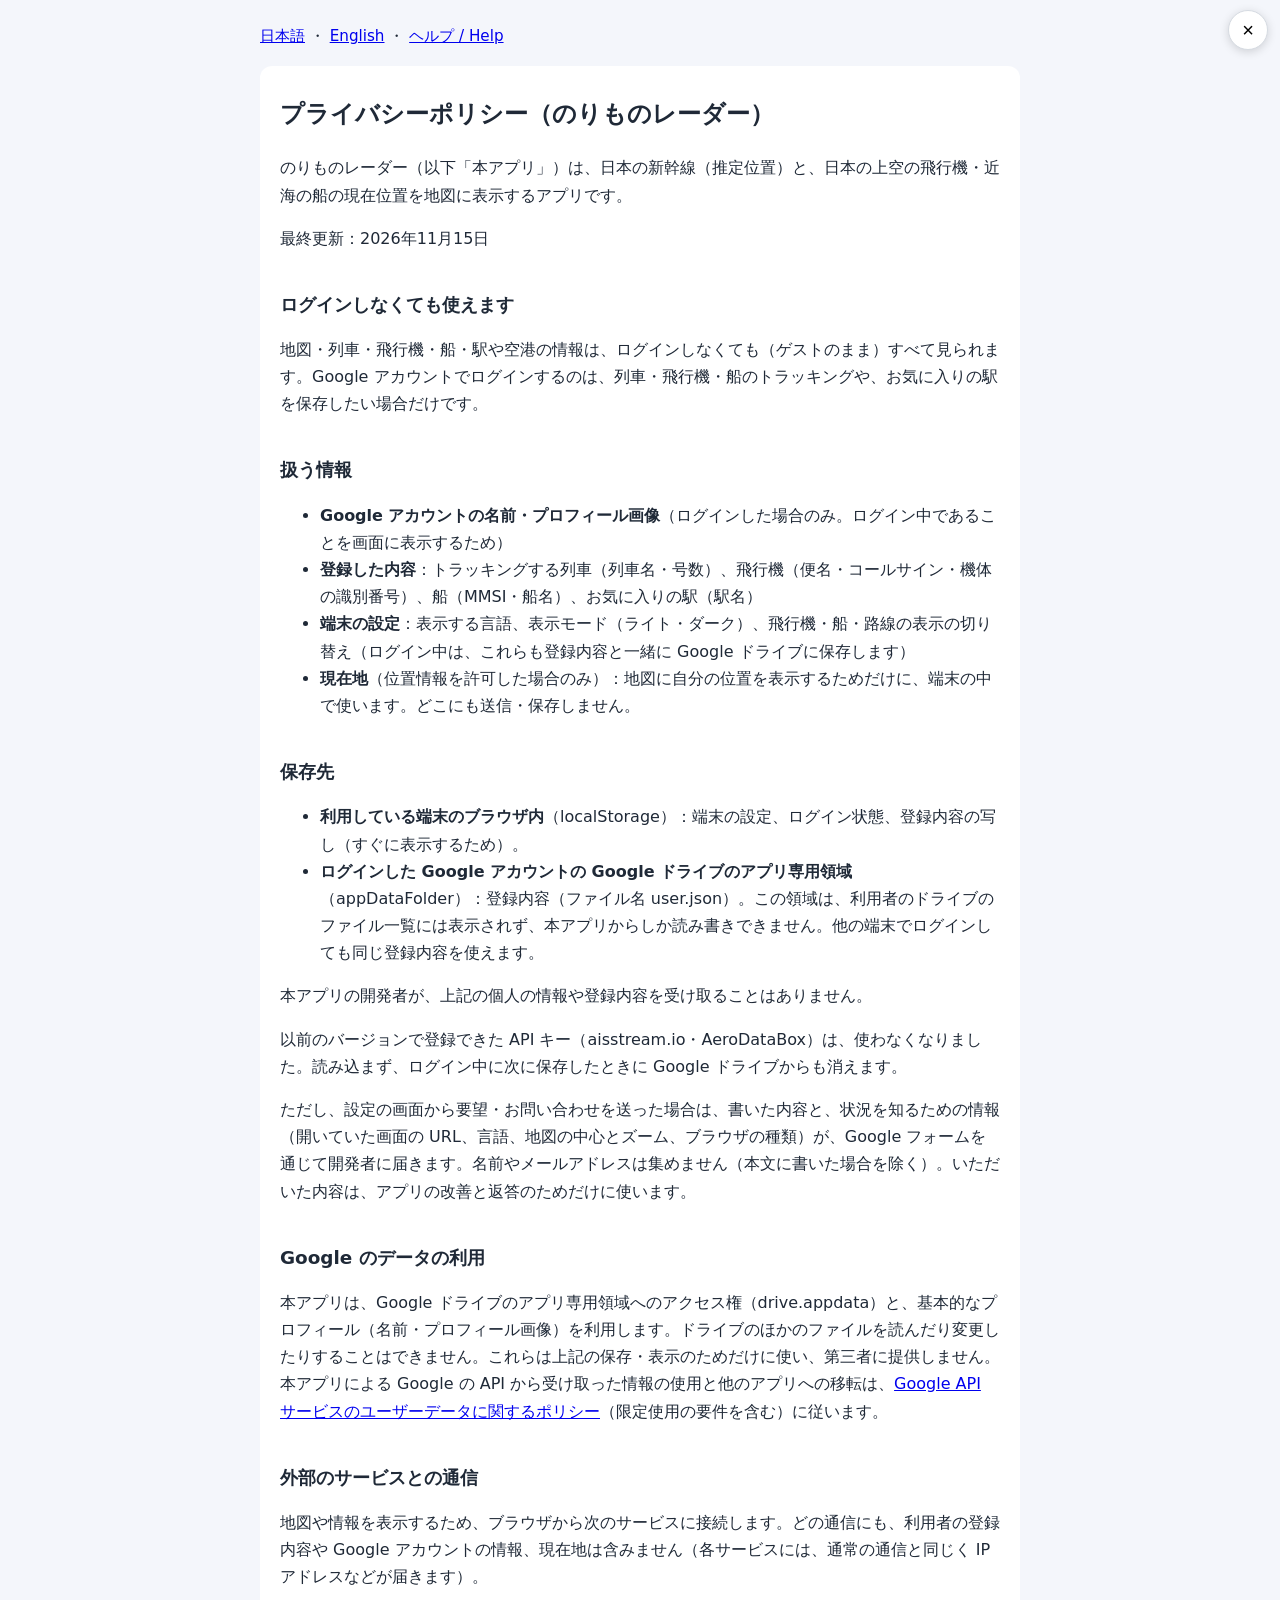
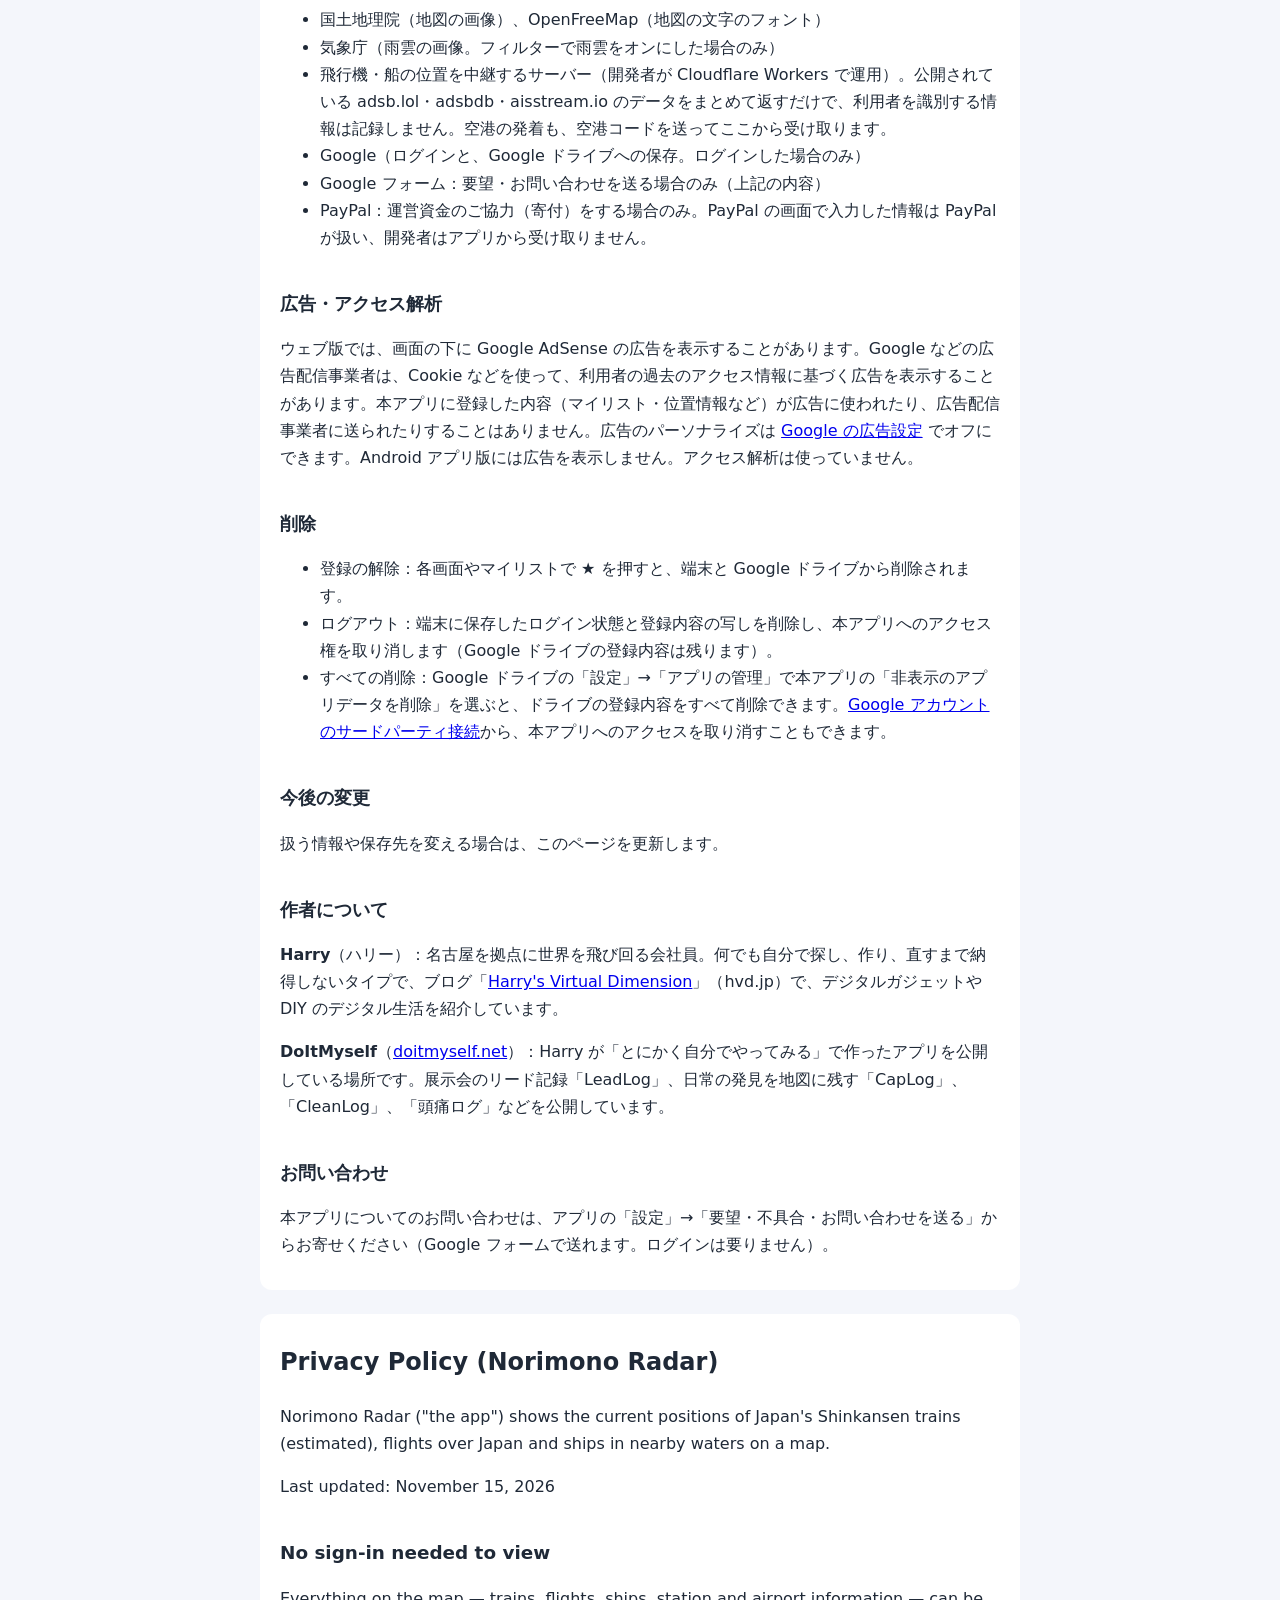
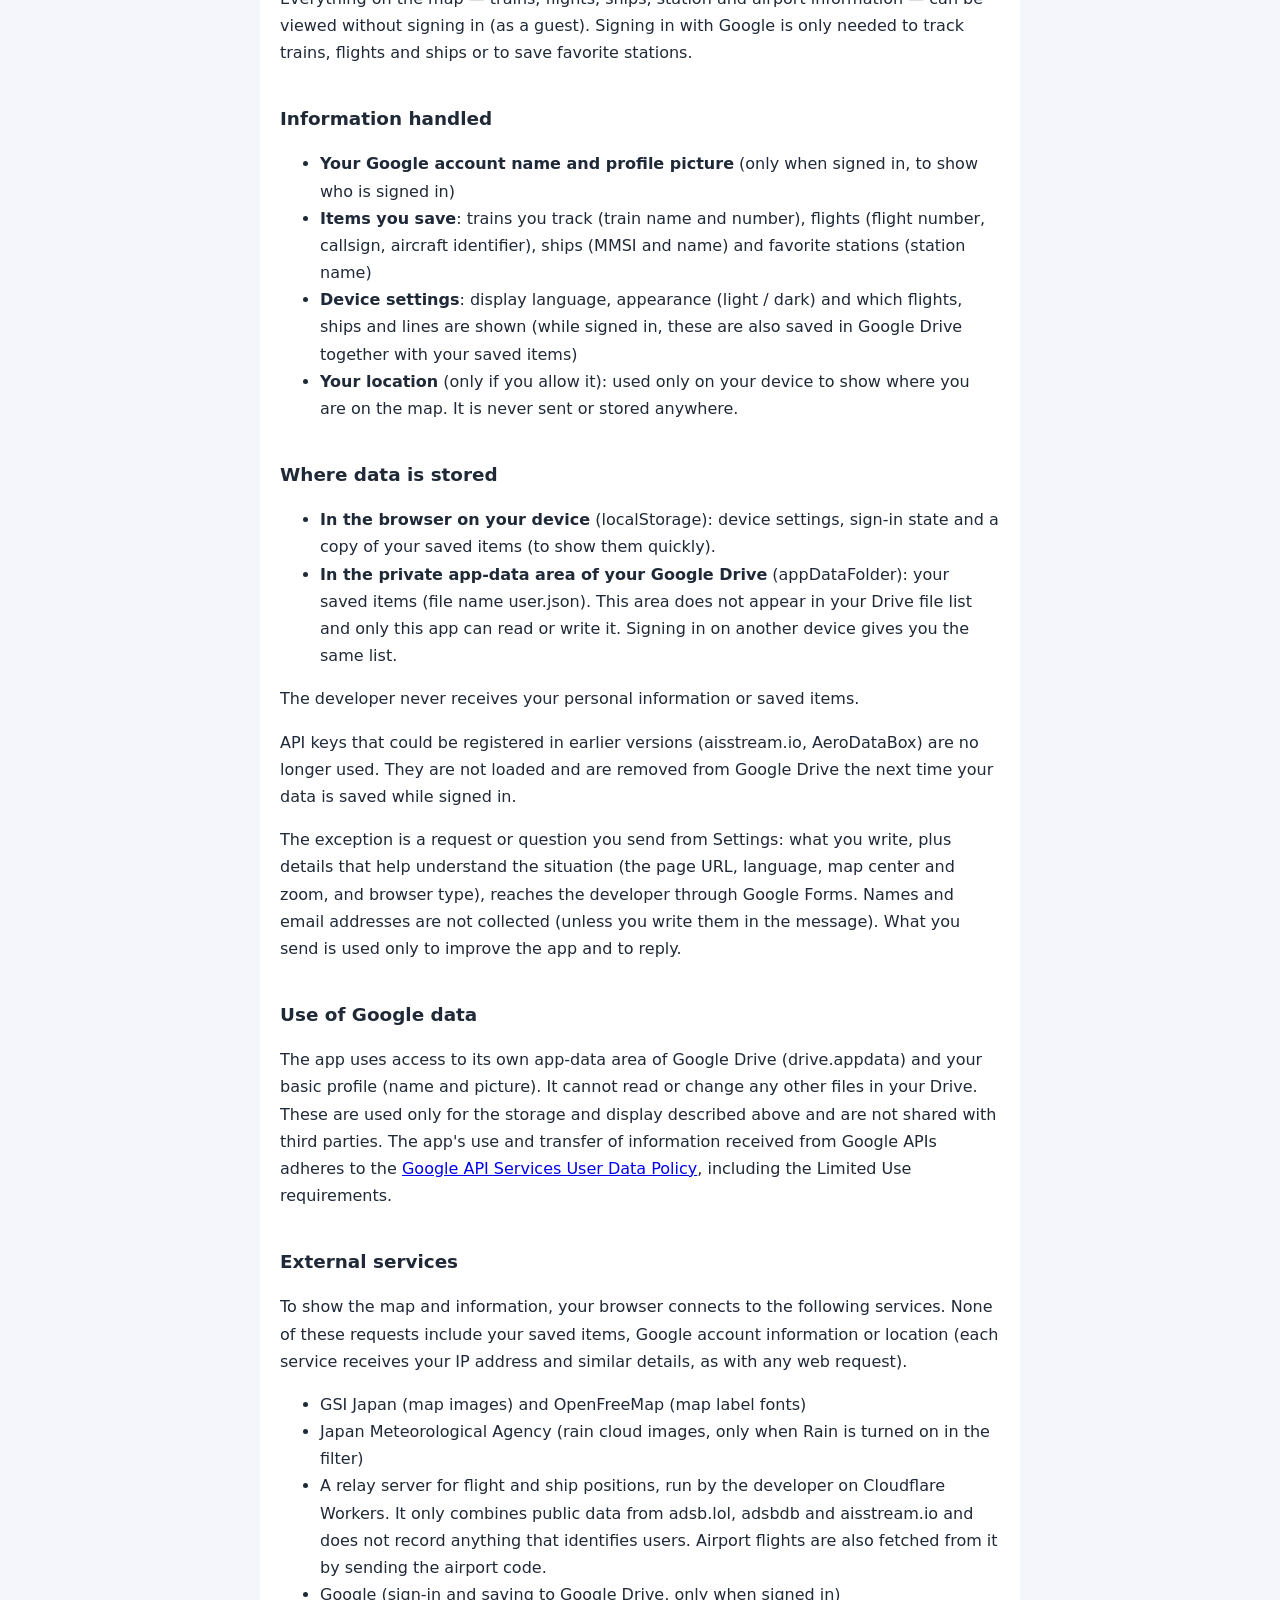
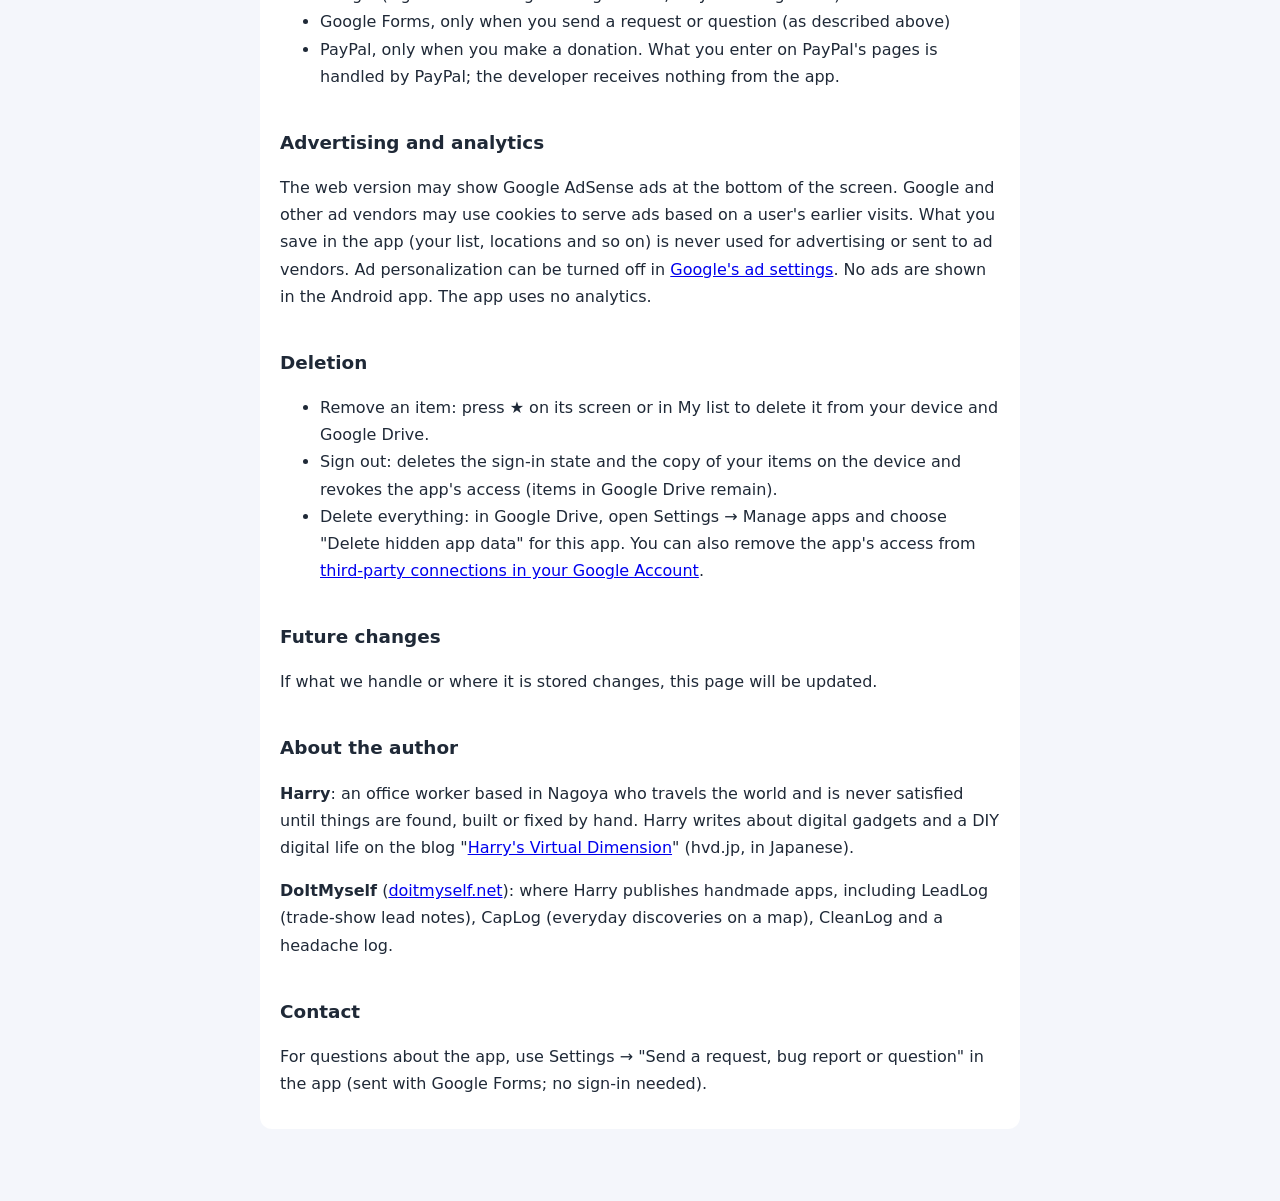
<file: public/privacy.html>
<!doctype html>
<html lang="ja">
  <head>
    <meta charset="UTF-8" />
    <link rel="icon" type="image/png" sizes="32x32" href="/icon-32.png" />
    <link rel="icon" type="image/png" sizes="48x48" href="/icon-48.png" />
    <link rel="icon" href="/favicon.ico" sizes="any" />
    <link rel="apple-touch-icon" href="/apple-touch-icon.png" />
    <meta name="viewport" content="width=device-width, initial-scale=1.0" />
    <title>プライバシーポリシー / Privacy Policy — のりものレーダー</title>
    <style>
      body { font-family: system-ui, -apple-system, 'Segoe UI', 'Hiragino Sans', 'Noto Sans JP', sans-serif; max-width: 760px; margin: 0 auto; padding: 24px 16px 48px; line-height: 1.7; color: #1f2937; background: #f4f6fb; }
      h1 { font-size: 1.5rem; margin-right: 48px; } h2 { font-size: 1.15rem; margin-top: 2em; }
      section { background: #fff; border-radius: 12px; padding: 8px 20px 16px; margin-bottom: 24px; }
      nav { margin: 0 48px 16px 0; font-size: 0.95rem; }
      .doc-close { position: fixed; top: 10px; right: 12px; width: 40px; height: 40px; border-radius: 50%; border: 1px solid #d5dae1; background: #fff; font-size: 20px; line-height: 1; cursor: pointer; box-shadow: 0 2px 10px rgba(0, 0, 0, 0.15); }
      @media (prefers-color-scheme: dark) { body { background: #0f172a; color: #e5e7eb; } section { background: #1e293b; } a { color: #93c5fd; } .doc-close { background: #1e293b; color: #e5e7eb; border-color: #334155; } }
    </style>
  </head>
  <body>
    <button type="button" class="doc-close" aria-label="閉じる / Close" onclick="closeDoc()">×</button>
    <nav><a href="#ja">日本語</a> ・ <a href="#en">English</a> ・ <a href="help.html">ヘルプ / Help</a></nav>

    <section lang="ja" id="ja">
      <h1>プライバシーポリシー（のりものレーダー）</h1>
      <p>のりものレーダー（以下「本アプリ」）は、日本の新幹線（推定位置）と、日本の上空の飛行機・近海の船の現在位置を地図に表示するアプリです。</p>
      <p>最終更新：2026年11月15日</p>

      <h2>ログインしなくても使えます</h2>
      <p>地図・列車・飛行機・船・駅や空港の情報は、ログインしなくても（ゲストのまま）すべて見られます。Google アカウントでログインするのは、列車・飛行機・船のトラッキングや、お気に入りの駅を保存したい場合だけです。</p>

      <h2>扱う情報</h2>
      <ul>
        <li><strong>Google アカウントの名前・プロフィール画像</strong>（ログインした場合のみ。ログイン中であることを画面に表示するため）</li>
        <li><strong>登録した内容</strong>：トラッキングする列車（列車名・号数）、飛行機（便名・コールサイン・機体の識別番号）、船（MMSI・船名）、お気に入りの駅（駅名）</li>
        <li><strong>端末の設定</strong>：表示する言語、表示モード（ライト・ダーク）、飛行機・船・路線の表示の切り替え（ログイン中は、これらも登録内容と一緒に Google ドライブに保存します）</li>
        <li><strong>現在地</strong>（位置情報を許可した場合のみ）：地図に自分の位置を表示するためだけに、端末の中で使います。どこにも送信・保存しません。</li>
      </ul>

      <h2>保存先</h2>
      <ul>
        <li><strong>利用している端末のブラウザ内</strong>（localStorage）：端末の設定、ログイン状態、登録内容の写し（すぐに表示するため）。</li>
        <li><strong>ログインした Google アカウントの Google ドライブのアプリ専用領域</strong>（appDataFolder）：登録内容（ファイル名 user.json）。この領域は、利用者のドライブのファイル一覧には表示されず、本アプリからしか読み書きできません。他の端末でログインしても同じ登録内容を使えます。</li>
      </ul>
      <p>本アプリの開発者が、上記の個人の情報や登録内容を受け取ることはありません。</p>
      <p>以前のバージョンで登録できた API キー（aisstream.io・AeroDataBox）は、使わなくなりました。読み込まず、ログイン中に次に保存したときに Google ドライブからも消えます。</p>
      <p>ただし、設定の画面から要望・お問い合わせを送った場合は、書いた内容と、状況を知るための情報（開いていた画面の URL、言語、地図の中心とズーム、ブラウザの種類）が、Google フォームを通じて開発者に届きます。名前やメールアドレスは集めません（本文に書いた場合を除く）。いただいた内容は、アプリの改善と返答のためだけに使います。</p>

      <h2>Google のデータの利用</h2>
      <p>本アプリは、Google ドライブのアプリ専用領域へのアクセス権（drive.appdata）と、基本的なプロフィール（名前・プロフィール画像）を利用します。ドライブのほかのファイルを読んだり変更したりすることはできません。これらは上記の保存・表示のためだけに使い、第三者に提供しません。本アプリによる Google の API から受け取った情報の使用と他のアプリへの移転は、<a href="https://developers.google.com/terms/api-services-user-data-policy" target="_blank" rel="noopener">Google API サービスのユーザーデータに関するポリシー</a>（限定使用の要件を含む）に従います。</p>

      <h2>外部のサービスとの通信</h2>
      <p>地図や情報を表示するため、ブラウザから次のサービスに接続します。どの通信にも、利用者の登録内容や Google アカウントの情報、現在地は含みません（各サービスには、通常の通信と同じく IP アドレスなどが届きます）。</p>
      <ul>
        <li>国土地理院（地図の画像）、OpenFreeMap（地図の文字のフォント）</li>
        <li>気象庁（雨雲の画像。フィルターで雨雲をオンにした場合のみ）</li>
        <li>飛行機・船の位置を中継するサーバー（開発者が Cloudflare Workers で運用）。公開されている adsb.lol・adsbdb・aisstream.io のデータをまとめて返すだけで、利用者を識別する情報は記録しません。空港の発着も、空港コードを送ってここから受け取ります。</li>
        <li>Google（ログインと、Google ドライブへの保存。ログインした場合のみ）</li>
        <li>Google フォーム：要望・お問い合わせを送る場合のみ（上記の内容）</li>
        <li>PayPal：運営資金のご協力（寄付）をする場合のみ。PayPal の画面で入力した情報は PayPal が扱い、開発者はアプリから受け取りません。</li>
      </ul>

      <h2>広告・アクセス解析</h2>
      <p>ウェブ版では、画面の下に Google AdSense の広告を表示することがあります。Google などの広告配信事業者は、Cookie などを使って、利用者の過去のアクセス情報に基づく広告を表示することがあります。本アプリに登録した内容（マイリスト・位置情報など）が広告に使われたり、広告配信事業者に送られたりすることはありません。広告のパーソナライズは <a href="https://adssettings.google.com" target="_blank" rel="noopener">Google の広告設定</a> でオフにできます。Android アプリ版には広告を表示しません。アクセス解析は使っていません。</p>

      <h2>削除</h2>
      <ul>
        <li>登録の解除：各画面やマイリストで ★ を押すと、端末と Google ドライブから削除されます。</li>
        <li>ログアウト：端末に保存したログイン状態と登録内容の写しを削除し、本アプリへのアクセス権を取り消します（Google ドライブの登録内容は残ります）。</li>
        <li>すべての削除：Google ドライブの「設定」→「アプリの管理」で本アプリの「非表示のアプリデータを削除」を選ぶと、ドライブの登録内容をすべて削除できます。<a href="https://myaccount.google.com/connections" target="_blank" rel="noopener">Google アカウントのサードパーティ接続</a>から、本アプリへのアクセスを取り消すこともできます。</li>
      </ul>

      <h2>今後の変更</h2>
      <p>扱う情報や保存先を変える場合は、このページを更新します。</p>

      <h2>作者について</h2>
      <p><strong>Harry</strong>（ハリー）：名古屋を拠点に世界を飛び回る会社員。何でも自分で探し、作り、直すまで納得しないタイプで、ブログ「<a href="https://hvd.jp/" target="_blank" rel="noopener">Harry's Virtual Dimension</a>」（hvd.jp）で、デジタルガジェットや DIY のデジタル生活を紹介しています。</p>
      <p><strong>DoItMyself</strong>（<a href="https://doitmyself.net/" target="_blank" rel="noopener">doitmyself.net</a>）：Harry が「とにかく自分でやってみる」で作ったアプリを公開している場所です。展示会のリード記録「LeadLog」、日常の発見を地図に残す「CapLog」、「CleanLog」、「頭痛ログ」などを公開しています。</p>

      <h2>お問い合わせ</h2>
      <p>本アプリについてのお問い合わせは、アプリの「設定」→「要望・不具合・お問い合わせを送る」からお寄せください（Google フォームで送れます。ログインは要りません）。</p>
    </section>

    <section lang="en" id="en">
      <h1>Privacy Policy (Norimono Radar)</h1>
      <p>Norimono Radar ("the app") shows the current positions of Japan's Shinkansen trains (estimated), flights over Japan and ships in nearby waters on a map.</p>
      <p>Last updated: November 15, 2026</p>

      <h2>No sign-in needed to view</h2>
      <p>Everything on the map — trains, flights, ships, station and airport information — can be viewed without signing in (as a guest). Signing in with Google is only needed to track trains, flights and ships or to save favorite stations.</p>

      <h2>Information handled</h2>
      <ul>
        <li><strong>Your Google account name and profile picture</strong> (only when signed in, to show who is signed in)</li>
        <li><strong>Items you save</strong>: trains you track (train name and number), flights (flight number, callsign, aircraft identifier), ships (MMSI and name) and favorite stations (station name)</li>
        <li><strong>Device settings</strong>: display language, appearance (light / dark) and which flights, ships and lines are shown (while signed in, these are also saved in Google Drive together with your saved items)</li>
        <li><strong>Your location</strong> (only if you allow it): used only on your device to show where you are on the map. It is never sent or stored anywhere.</li>
      </ul>

      <h2>Where data is stored</h2>
      <ul>
        <li><strong>In the browser on your device</strong> (localStorage): device settings, sign-in state and a copy of your saved items (to show them quickly).</li>
        <li><strong>In the private app-data area of your Google Drive</strong> (appDataFolder): your saved items (file name user.json). This area does not appear in your Drive file list and only this app can read or write it. Signing in on another device gives you the same list.</li>
      </ul>
      <p>The developer never receives your personal information or saved items.</p>
      <p>API keys that could be registered in earlier versions (aisstream.io, AeroDataBox) are no longer used. They are not loaded and are removed from Google Drive the next time your data is saved while signed in.</p>
      <p>The exception is a request or question you send from Settings: what you write, plus details that help understand the situation (the page URL, language, map center and zoom, and browser type), reaches the developer through Google Forms. Names and email addresses are not collected (unless you write them in the message). What you send is used only to improve the app and to reply.</p>

      <h2>Use of Google data</h2>
      <p>The app uses access to its own app-data area of Google Drive (drive.appdata) and your basic profile (name and picture). It cannot read or change any other files in your Drive. These are used only for the storage and display described above and are not shared with third parties. The app's use and transfer of information received from Google APIs adheres to the <a href="https://developers.google.com/terms/api-services-user-data-policy" target="_blank" rel="noopener">Google API Services User Data Policy</a>, including the Limited Use requirements.</p>

      <h2>External services</h2>
      <p>To show the map and information, your browser connects to the following services. None of these requests include your saved items, Google account information or location (each service receives your IP address and similar details, as with any web request).</p>
      <ul>
        <li>GSI Japan (map images) and OpenFreeMap (map label fonts)</li>
        <li>Japan Meteorological Agency (rain cloud images, only when Rain is turned on in the filter)</li>
        <li>A relay server for flight and ship positions, run by the developer on Cloudflare Workers. It only combines public data from adsb.lol, adsbdb and aisstream.io and does not record anything that identifies users. Airport flights are also fetched from it by sending the airport code.</li>
        <li>Google (sign-in and saving to Google Drive, only when signed in)</li>
        <li>Google Forms, only when you send a request or question (as described above)</li>
        <li>PayPal, only when you make a donation. What you enter on PayPal's pages is handled by PayPal; the developer receives nothing from the app.</li>
      </ul>

      <h2>Advertising and analytics</h2>
      <p>The web version may show Google AdSense ads at the bottom of the screen. Google and other ad vendors may use cookies to serve ads based on a user's earlier visits. What you save in the app (your list, locations and so on) is never used for advertising or sent to ad vendors. Ad personalization can be turned off in <a href="https://adssettings.google.com" target="_blank" rel="noopener">Google's ad settings</a>. No ads are shown in the Android app. The app uses no analytics.</p>

      <h2>Deletion</h2>
      <ul>
        <li>Remove an item: press ★ on its screen or in My list to delete it from your device and Google Drive.</li>
        <li>Sign out: deletes the sign-in state and the copy of your items on the device and revokes the app's access (items in Google Drive remain).</li>
        <li>Delete everything: in Google Drive, open Settings → Manage apps and choose "Delete hidden app data" for this app. You can also remove the app's access from <a href="https://myaccount.google.com/connections" target="_blank" rel="noopener">third-party connections in your Google Account</a>.</li>
      </ul>

      <h2>Future changes</h2>
      <p>If what we handle or where it is stored changes, this page will be updated.</p>

      <h2>About the author</h2>
      <p><strong>Harry</strong>: an office worker based in Nagoya who travels the world and is never satisfied until things are found, built or fixed by hand. Harry writes about digital gadgets and a DIY digital life on the blog "<a href="https://hvd.jp/" target="_blank" rel="noopener">Harry's Virtual Dimension</a>" (hvd.jp, in Japanese).</p>
      <p><strong>DoItMyself</strong> (<a href="https://doitmyself.net/" target="_blank" rel="noopener">doitmyself.net</a>): where Harry publishes handmade apps, including LeadLog (trade-show lead notes), CapLog (everyday discoveries on a map), CleanLog and a headache log.</p>

      <h2>Contact</h2>
      <p>For questions about the app, use Settings → "Send a request, bug report or question" in the app (sent with Google Forms; no sign-in needed).</p>
    </section>
    <script>
      // 右上の ×: アプリの中で重ねて開いたときはアプリに閉じてもらう。直接開いたときは前の画面かアプリへ戻る
      function closeDoc() {
        if (window.parent !== window) window.parent.postMessage('close-doc', location.origin);
        else if (document.referrer.indexOf(location.origin) === 0 && history.length > 1) history.back();
        else location.href = './';
      }
      // アプリの中で開いたときは、アプリの × を使う（重ならないよう、ページの × は隠す）
      if (window.parent !== window) document.querySelector('.doc-close').hidden = true;
    </script>
  </body>
</html>
</file>
